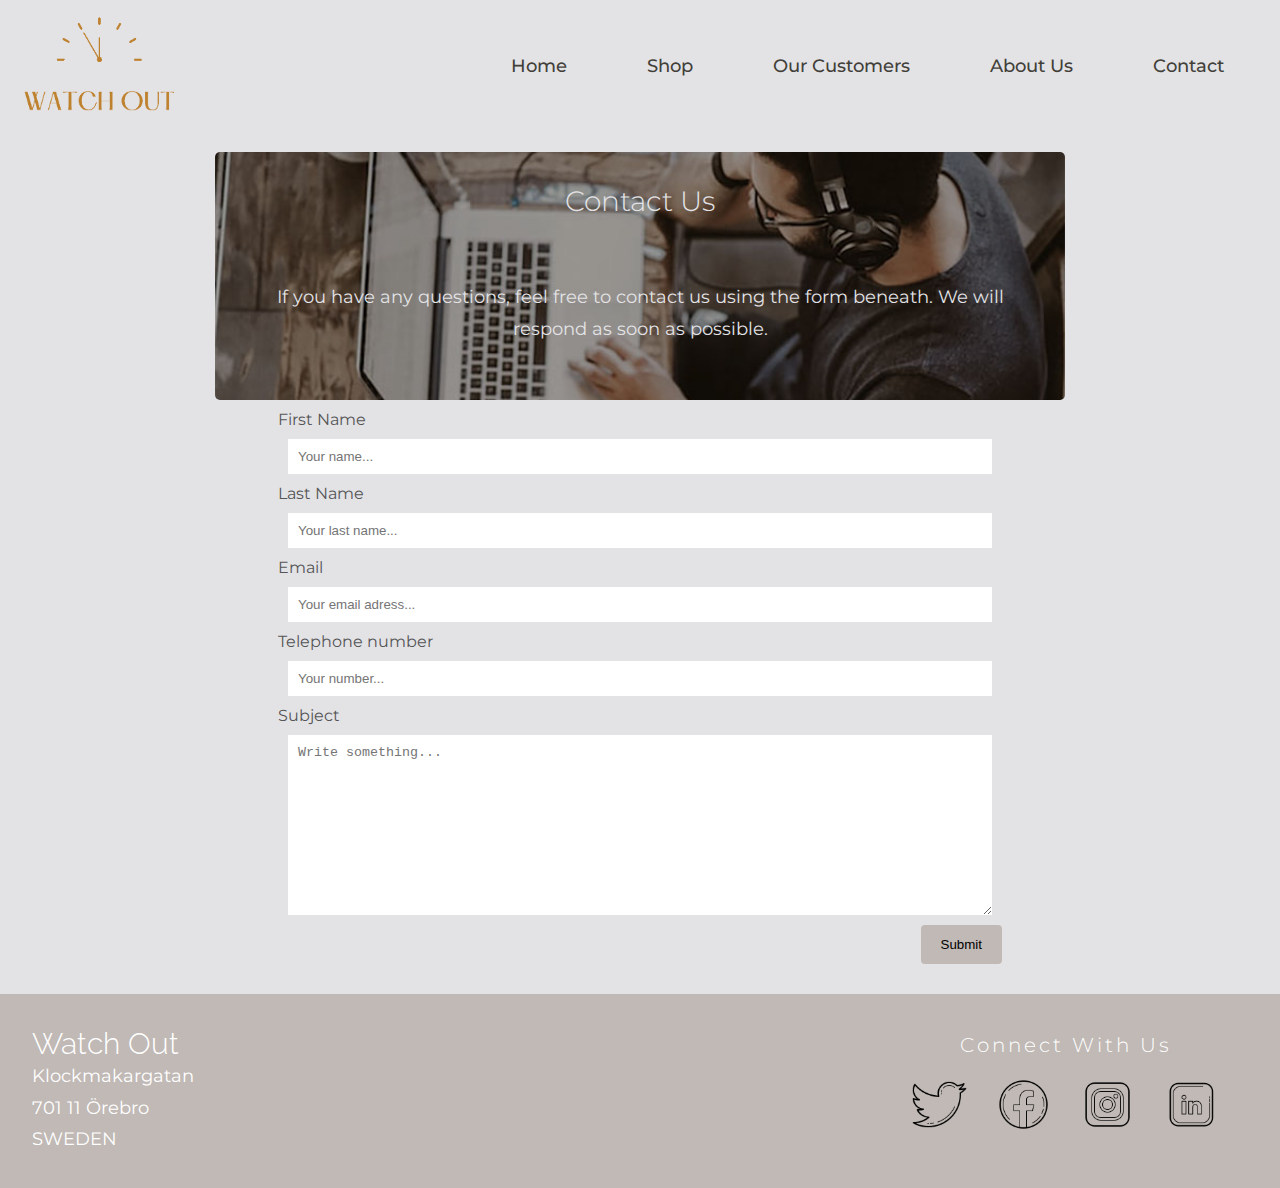
<file: Klockhemsida-main/Klockprojekt/contact.html>
<!DOCTYPE html>
<html lang="en">
  <head>
    <script src="script.js" defer></script>
    <script src="contact.js" defer></script>
    <link rel="stylesheet" href="style.css" />

    <link
      rel="stylesheet"
      href="https://fonts.googleapis.com/css2?family=Material+Symbols+Outlined:opsz,wght,FILL,GRAD@20..48,100..700,0..1,-50..200"
    />

    <meta charset="UTF-8" />
    <meta http-equiv="X-UA-Compatible" content="IE=edge" />
    <meta name="viewport" content="width=device-width, initial-scale=1.0" />
    <title>Contact</title>
  </head>
  <body>
    <header class="header">
      <nav class="navbar">
        <div class="logo">
          <img src="./img/logga-removebg-preview.png" alt="logo" />
        </div>

        <ul class="nav-menu">
          <li class="nav-item">
            <a href="index.html" class="nav-link">Home</a>
          </li>
          <li class="nav-item">
            <a href="shop.html" class="nav-link">Shop</a>
          </li>
          <li class="nav-item">
            <a href="customers.html" class="nav-link">Our Customers</a>
          </li>
          <li class="nav-item">
            <a href="index.html#aboutUs-h2" class="nav-link">About Us</a>
            <ul class="submenu">
              <li class="sub">
                <a href="./michelle/michelle.html" class="sub-link">Michelle</a>
              </li>
              <li class="sub">
                <a href="erik.html" class="sub-link"
                  >Erik <span class="utfyllnad">...</span></a
                >
              </li>
              <li class="sub">
                <a href="lindaE.html" class="sub-link">Linda E.</a>
              </li>
              <li class="sub">
                <a href="lindaR.html" class="sub-link">Linda R.</a>
              </li>
            </ul>
          </li>
          <li class="nav-item">
            <a href="contact.html" class="nav-link">Contact</a>
          </li>
        </ul>
        <div class="hamburger">
          <span class="bar"></span>
          <span class="bar"></span>
          <span class="bar"></span>
        </div>
      </nav>
    </header>

    <div class="contactPage">
      <div class="contact-top">
        <h2 class="contactUs-header">Contact Us</h2>
        <p class="contactUs-text">
          If you have any questions, feel free to contact us using the form
          beneath. We will respond as soon as possible.
        </p>
      </div>

      <div class="contactForm">
        <form>
          <label for="fname">First Name</label>
          <input
            class="inputForm"
            type="text"
            id="fname"
            name="firstname"
            placeholder="Your name..."
          />
          <p class="error-message">First name is required</p>

          <label for="lname">Last Name</label>
          <input
            class="inputForm"
            type="text"
            id="lname"
            name="lastname"
            placeholder="Your last name..."
          />
          <p class="error-message">Last name is required.</p>

          <label for="email">Email</label>
          <input
            class="inputForm"
            type="email"
            id="email"
            name="email"
            placeholder="Your email adress..."
          />
          <p class="error-message">
            Email address is invalid. Please enter your email address in format:
            hello@example.com
          </p>

          <label for="telephone">Telephone number</label>
          <input
            class="inputForm"
            type="tel"
            id="telephone"
            name="telephoneNumber"
            placeholder="Your number..."
          />
          <p class="error-message">
            Telephone number is invalid. Please enter your telephone number in
            format: xxx-xxxxxxx
          </p>

          <label for="subject">Subject</label>
          <textarea
            class="inputForm"
            id="subject"
            name="subject"
            placeholder="Write something..."
            style="height: 200px"
          ></textarea>
          <p class="error-message">
            Please write in the text area before submitting
          </p>
        </form>
        <div class="Contact_btn_div">
          <input id="submitBtn" type="submit" value="Submit" />
        </div>
      </div>
    </div>

    <footer>
      <div class="footer-container">
        <div class="footer-companyInfo">
          <h1>Watch Out</h1>
          <p>Klockmakargatan</p>
          <p>701 11 Örebro</p>
          <p>SWEDEN</p>
        </div>
        <div class="media-links">
          <h2 id="footer-h2">Connect With Us</h2>
          <span class="link"
            ><a href="https://twitter.com/"
              ><img
                class="media-img"
                src="img/icons8-twitter-100.png"
                alt="twitterlink"
            /></a>
          </span>

          <span class="link"
            ><a href="https://www.facebook.com/"
              ><img
                class="media-img"
                src="img/icons8-facebook-100.png"
                alt="facebooklink"
            /></a>
          </span>

          <span class="link"
            ><a href="https://www.instagram.com/"
              ><img
                class="media-img"
                src="img/icons8-instagram-100.png"
                alt="instagramlink"
            /></a>
          </span>

          <span class="link"
            ><a href="https://www.linkedin.com/"
              ><img
                class="media-img"
                src="img/icons8-linkedin-100.png"
                alt="linkedinlink"
            /></a>
          </span>
        </div>
      </div>
    </footer>
  </body>
</html>
</file>
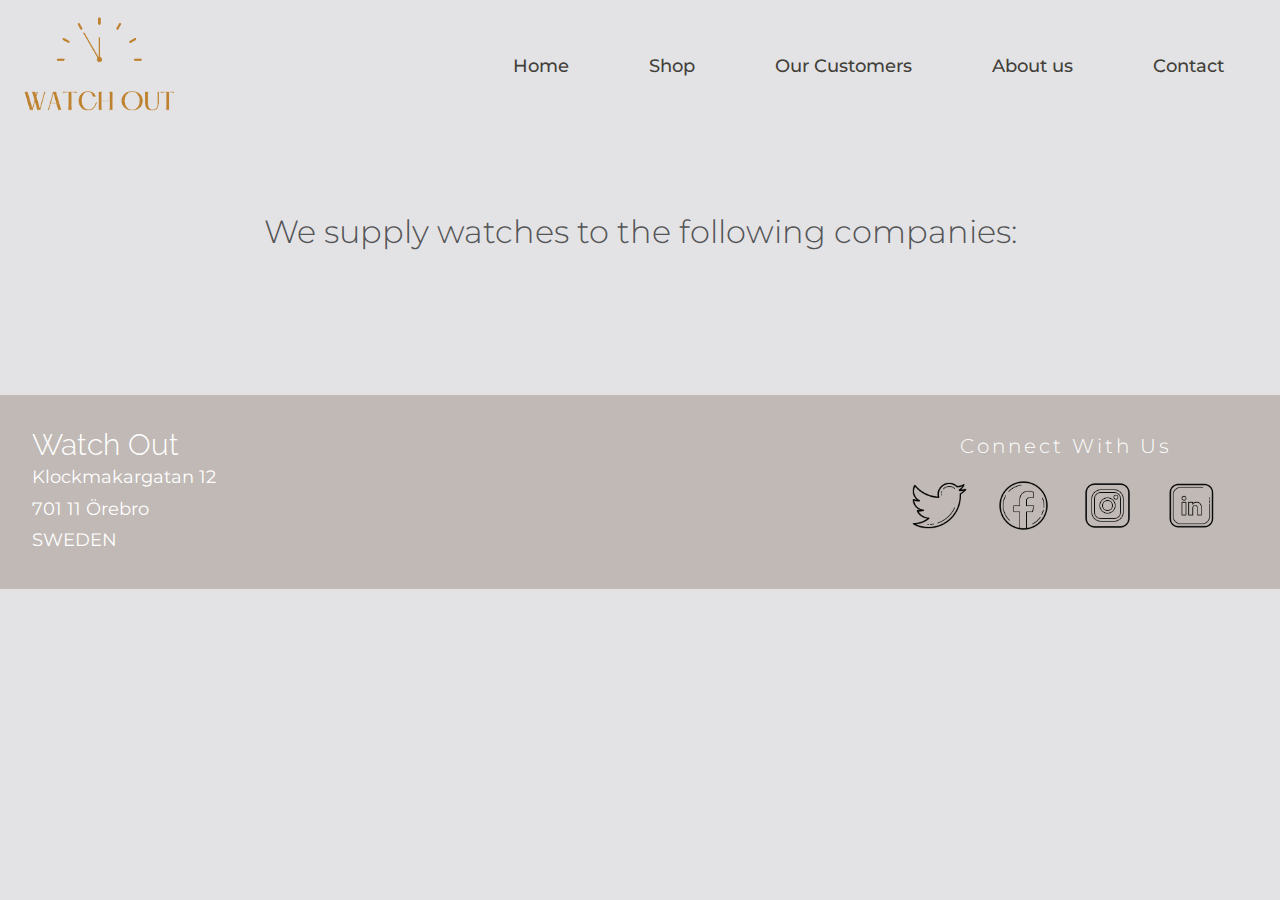
<file: Klockhemsida-main/Klockprojekt/customers.html>
<!DOCTYPE html>
<html lang="en">
  <head>
    <script src="script.js" defer></script>
    <script src="customers.js" defer></script>
    <link rel="stylesheet" href="style.css" />
    <link rel="stylesheet" href="customers.css" />
    <meta charset="UTF-8" />
    <meta http-equiv="X-UA-Compatible" content="IE=edge" />
    <meta name="viewport" content="width=device-width, initial-scale=1.0" />

    <link
      rel="stylesheet"
      href="https://fonts.googleapis.com/css2?family=Material+Symbols+Outlined:opsz,wght,FILL,GRAD@20..48,100..700,0..1,-50..200"
    />
    <title>Michelle</title>
  </head>
  <body>
    <header class="header">
      <nav class="navbar">
        <div class="logo">
          <img src="./img/logga-removebg-preview.png" alt="logo" />
        </div>

        <ul class="nav-menu">
          <li class="nav-item">
            <a href="index.html" class="nav-link">Home</a>
          </li>
          <li class="nav-item">
            <a href="shop.html" class="nav-link">Shop</a>
          </li>
          <li class="nav-item">
            <a href="customers.html" class="nav-link">Our Customers</a>
          </li>
          <li class="nav-item">
            <a href="index.html#aboutUs-h2" class="nav-link">About us</a>
            <ul class="submenu">
              <li class="sub">
                <a href="./michelle/michelle.html" class="sub-link">Michelle</a>
              </li>
              <li class="sub"><a href="erik.html" class="sub-link">Erik</a></li>
              <li class="sub">
                <a href="lindaE.html" class="sub-link">Linda E.</a>
              </li>
              <li class="sub">
                <a href="lindaR.html" class="sub-link">Linda R.</a>
              </li>
            </ul>
          </li>
          <li class="nav-item">
            <a href="contact.html" class="nav-link">Contact</a>
          </li>
        </ul>
        <div class="hamburger">
          <span class="bar"></span>
          <span class="bar"></span>
          <span class="bar"></span>
        </div>
      </nav>
    </header>
    <section>
      <div id="heading-customers">
        <h2>We supply watches to the following companies:</h2>
      </div>
      <div id="intro-customers"></div>
    </section>
    <footer>
      <div class="footer-container">
        <div class="footer-companyInfo">
          <h1>Watch Out</h1>
          <p>Klockmakargatan 12</p>
          <p>701 11 Örebro</p>
          <p>SWEDEN</p>
        </div>
        <div class="media-links">
          <h2 id="footer-h2">Connect With Us</h2>
          <span class="link"
            ><a href="https://twitter.com/"
              ><img
                class="media-img"
                src="img/icons8-twitter-100.png"
                alt="twitterlink"
            /></a>
          </span>

          <span class="link"
            ><a href="https://www.facebook.com/"
              ><img
                class="media-img"
                src="img/icons8-facebook-100.png"
                alt="facebooklink"
            /></a>
          </span>

          <span class="link"
            ><a href="https://www.instagram.com/"
              ><img
                class="media-img"
                src="img/icons8-instagram-100.png"
                alt="instagramlink"
            /></a>
          </span>

          <span class="link"
            ><a href="https://www.linkedin.com/"
              ><img
                class="media-img"
                src="img/icons8-linkedin-100.png"
                alt="linkedinlink"
            /></a>
          </span>
        </div>
      </div>
    </footer>
  </body>
</html>
</file>
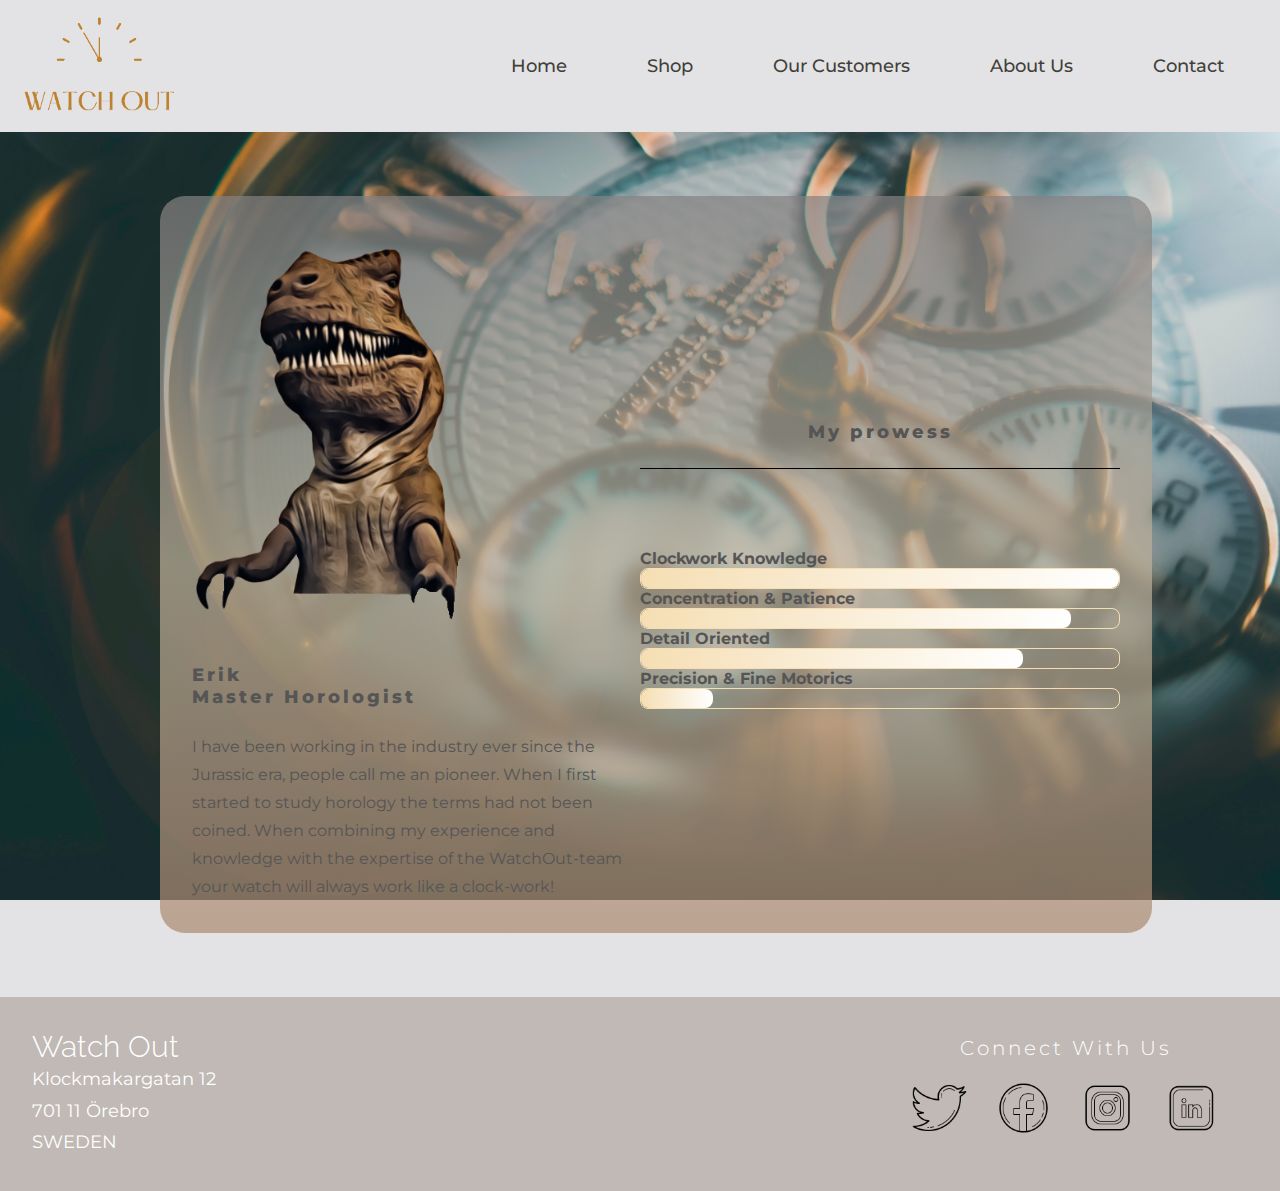
<file: Klockhemsida-main/Klockprojekt/erik.html>
<!DOCTYPE html>
<html lang="en">
  <head>
    <script src="script.js" defer></script>
    <link rel="stylesheet" href="style.css" />
    <meta charset="UTF-8" />
    <meta http-equiv="X-UA-Compatible" content="IE=edge" />
    <meta name="viewport" content="width=device-width, initial-scale=1.0" />

    <link
      rel="stylesheet"
      href="https://fonts.googleapis.com/css2?family=Material+Symbols+Outlined:opsz,wght,FILL,GRAD@20..48,100..700,0..1,-50..200"
    />
    <title>Erik</title>
  </head>
  <body>
    <header class="header">
      <nav class="navbar">
        <div class="logo">
          <img src="./img/logga-removebg-preview.png" alt="logo" />
        </div>

        <ul class="nav-menu">
          <li class="nav-item">
            <a href="index.html" class="nav-link">Home</a>
          </li>
          <li class="nav-item">
            <a href="shop.html" class="nav-link">Shop</a>
          </li>
          <li class="nav-item">
            <a href="customers.html" class="nav-link">Our Customers</a>
          </li>
          <li class="nav-item">
            <a href="index.html#aboutUs-h2" class="nav-link">About Us</a>
            <ul class="submenu">
              <li class="sub">
                <a href="./michelle/michelle.html" class="sub-link">Michelle</a>
              </li>
              <li class="sub"><a href="erik.html" class="sub-link">Erik</a></li>
              <li class="sub">
                <a href="lindaE.html" class="sub-link">Linda E.</a>
              </li>
              <li class="sub">
                <a href="lindaR.html" class="sub-link">Linda R.</a>
              </li>
            </ul>
          </li>
          <li class="nav-item">
            <a href="contact.html" class="nav-link">Contact</a>
          </li>
        </ul>
        <div class="hamburger">
          <span class="bar"></span>
          <span class="bar"></span>
          <span class="bar"></span>
        </div>
      </nav>
    </header>

    <section class="E-site">
      <div class="E-about">
        <div class="E-content-container">
          <div class="E-bild-container">
            <img class="E-bild" src="img/ErikE.png" alt="enbild" />

            <h4>Erik <br />Master Horologist</h4>
            <p>
              I have been working in the industry ever since the Jurassic era,
              people call me an pioneer. When I first started to study horology
              the terms had not been coined. When combining my experience and
              knowledge with the expertise of the WatchOut-team your watch will
              always work like a clock-work!
            </p>
          </div>
          <div class="E-skillbars-container">
            <div class="E-skillbar-header-top">
              <h4>My prowess</h4>
            </div>
            <h6 class="E-skillbar-header">Clockwork Knowledge</h6>
            <div class="E-skill-container">
              <div class="class E-skillbar E-skillbar1">&nbsp;</div>
            </div>
            <h6 class="E-skillbar-header">Concentration & Patience</h6>
            <div class="E-skill-container">
              <div class="class E-skillbar E-skillbar2">&nbsp;</div>
            </div>
            <h6 class="E-skillbar-header">Detail Oriented</h6>
            <div class="E-skill-container">
              <div class="class E-skillbar E-skillbar3">&nbsp;</div>
            </div>
            <h6 class="E-skillbar-header">Precision & Fine Motorics</h6>
            <div class="E-skill-container">
              <div class="class E-skillbar E-skillbar4">&nbsp;</div>
            </div>
          </div>
        </div>
      </div>
    </section>

    <footer>
      <div class="footer-container">
        <div class="footer-companyInfo">
          <h1>Watch Out</h1>
          <p>Klockmakargatan 12</p>
          <p>701 11 Örebro</p>
          <p>SWEDEN</p>
        </div>
        <div class="media-links">
          <h2 id="footer-h2">Connect With Us</h2>
          <span class="link"
            ><a href="https://twitter.com/"
              ><img
                class="media-img"
                src="img/icons8-twitter-100.png"
                alt="twitterlink"
            /></a>
          </span>

          <span class="link"
            ><a href="https://www.facebook.com/"
              ><img
                class="media-img"
                src="img/icons8-facebook-100.png"
                alt="facebooklink"
            /></a>
          </span>

          <span class="link"
            ><a href="https://www.instagram.com/"
              ><img
                class="media-img"
                src="img/icons8-instagram-100.png"
                alt="instagramlink"
            /></a>
          </span>

          <span class="link"
            ><a href="https://www.linkedin.com/"
              ><img
                class="media-img"
                src="img/icons8-linkedin-100.png"
                alt="linkedinlink"
            /></a>
          </span>
        </div>
      </div>
    </footer>
  </body>
</html>
</file>
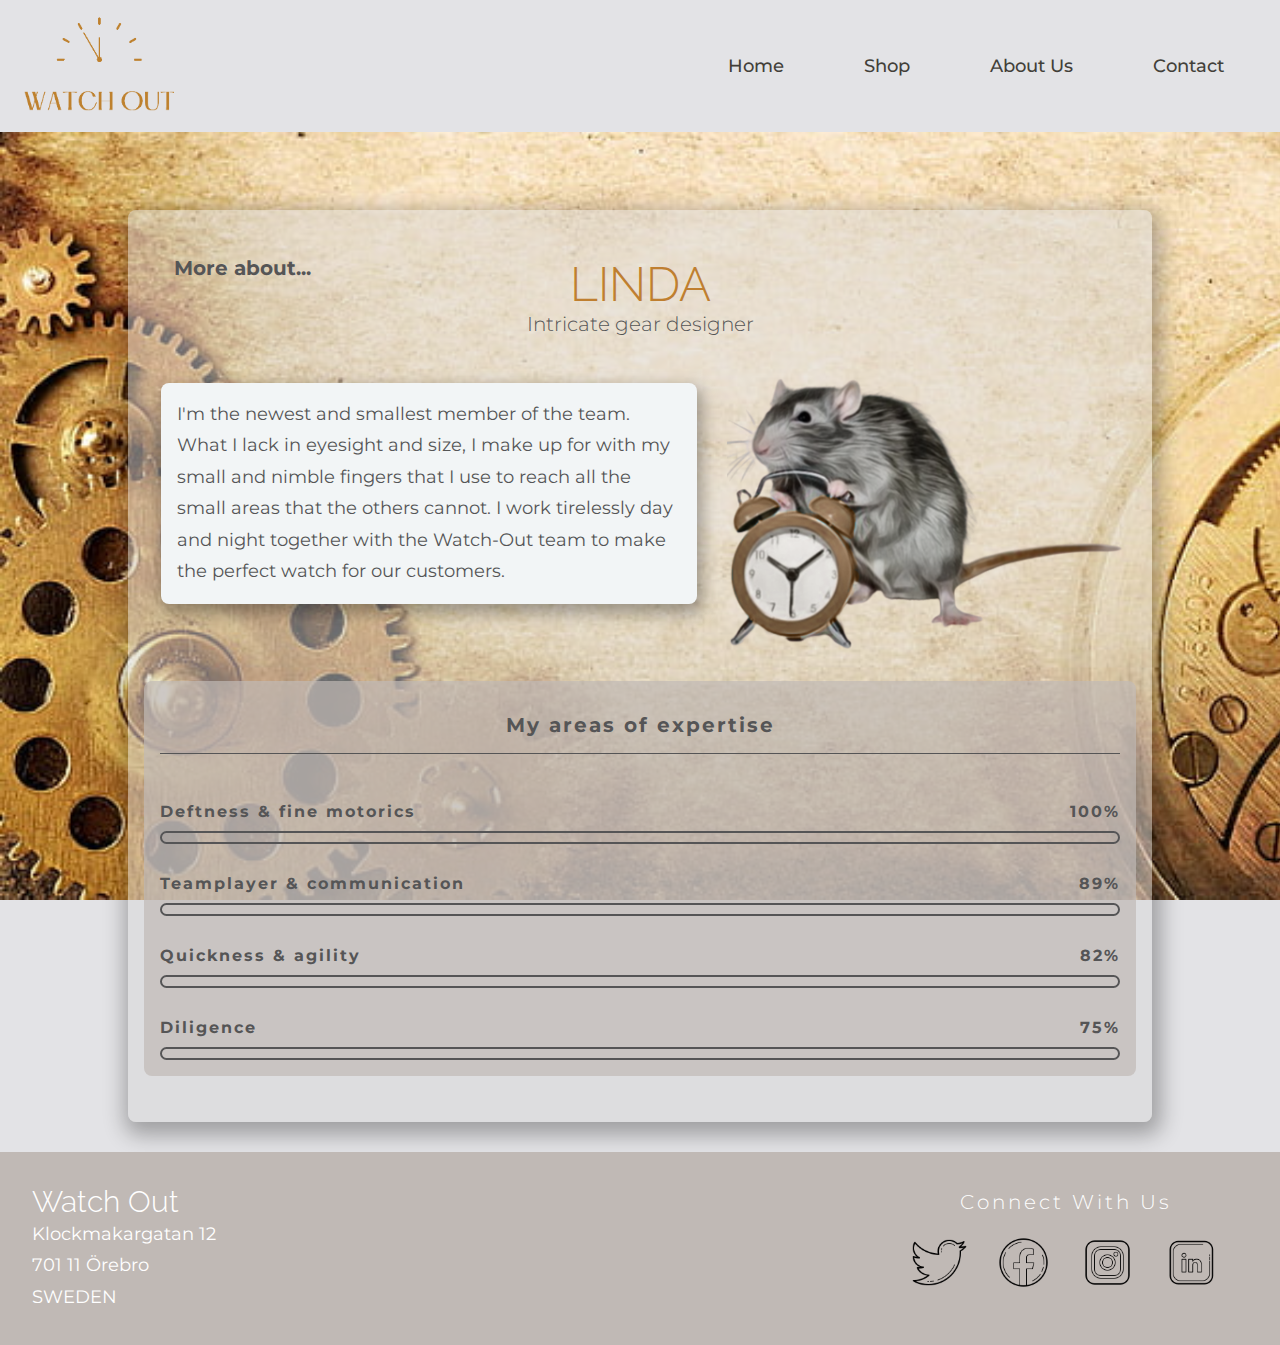
<file: Klockhemsida-main/Klockprojekt/lindaR.html>
<!DOCTYPE html>
<html lang="en">
  <head>
    <script src="script.js" defer></script>
    <link rel="stylesheet" href="style.css" />
    <meta charset="UTF-8" />
    <meta http-equiv="X-UA-Compatible" content="IE=edge" />
    <meta name="viewport" content="width=device-width, initial-scale=1.0" />

    <link
      href="https://fonts.googleapis.com/css2?family=DM+Sans&family=Montserrat&display=swap"
      rel="stylesheet"
    />
    <link
      rel="stylesheet"
      href="https://fonts.googleapis.com/css2?family=Material+Symbols+Outlined:opsz,wght,FILL,GRAD@20..48,100..700,0..1,-50..200"
    />
    <title>LindaR</title>
  </head>
  <body>
    <header class="header">
      <nav class="navbar">
        <div class="logo">
          <img src="./img/logga-removebg-preview.png" alt="logo" />
        </div>

        <ul class="nav-menu">
          <li class="nav-item">
            <a href="index.html" class="nav-link">Home</a>
          </li>
          <li class="nav-item">
            <a href="shop.html" class="nav-link">Shop</a>
          </li>
          <li class="nav-item">
            <a href="index.html#aboutUs-h2" class="nav-link">About Us</a>
            <ul class="submenu">
              <li class="sub">
                <a href="./michelle/michelle.html" class="sub-link">Michelle</a>
              </li>
              <li class="sub"><a href="erik.html" class="sub-link">Erik</a></li>
              <li class="sub">
                <a href="lindaE.html" class="sub-link">Linda E.</a>
              </li>
              <li class="sub">
                <a href="lindaR.html" class="sub-link">Linda R.</a>
              </li>
            </ul>
          </li>
          <li class="nav-item">
            <a href="contact.html" class="nav-link">Contact</a>
          </li>
        </ul>
        <div class="hamburger">
          <span class="bar"></span>
          <span class="bar"></span>
          <span class="bar"></span>
        </div>
      </nav>
    </header>
    <section class ="pageLindaR">
    <div class = "aboutLindaR">
<div class= "lContent-box">
<div class="grid">
  <div class="box1-headline"><h2 class="lindaR-header">More about...</h2></div>
  <div class="box2-name"><h1 class= "lindaR-name">LINDA</h1>
  <h2 class="designer"> Intricate gear designer</h2></div>
  <div class="box3-para"><div class="lText-box">
    <p class="lindaR-text">
    I'm the newest and smallest member of the team. What I lack in eyesight and size, 
    I make up for with my small and nimble fingers that I use to reach all the small areas that
    the others cannot.
    I work tirelessly day and night together with the Watch-Out team to make the
    perfect watch for our customers. 
  </p></div></div>
  <div class="box4-rat"><img class = "picLindaR" src="./img/LindaR1.png" alt = "Picture of Linda"></div>
  </div>
  <div class="box5-skillbars"><div class="lSkillbar">
    <div class ="lSkills">
      <div class="expertise-line">
      <h2 class="expertise-header">My areas of expertise</h2>
      </div>
    <div class="detailsBar">
  <span>Deftness & fine motorics</span>
  <span>100%</span>
</div>    
<div class="lBar">
<div id="deftness-bar"></div>
</div>
</div>

<div class ="lSkills">
  <div class="detailsBar">
<span>Teamplayer & communication</span>
<span>89%</span>
</div>    
<div class="lBar">
<div id="teamplayer-bar"></div>
</div>
</div>

<div class ="lSkills">
  <div class="detailsBar">
<span>Quickness & agility</span>
<span>82%</span>
</div>    
<div class="lBar">
<div id="quickness-bar"></div>
</div>
</div>

<div class ="lSkills">
  <div class="detailsBar">
<span>Diligence</span>
<span>75%</span>
</div>    
<div class="lBar">
<div id="diligence-bar"></div>
</div>
</div>
</div>
</div>
</div>
</div>
</section>

    <footer>
      <div class="footer-container">
        <div class="footer-companyInfo">
          <h1>Watch Out</h1>
          <p>Klockmakargatan 12</p>
          <p>701 11 Örebro</p>
          <p>SWEDEN</p>
        </div>
        <div class="media-links">
          <h2 id="footer-h2">Connect With Us</h2>
          <span class="link"
            ><a href="https://twitter.com/"
              ><img
                class="media-img"
                src="img/icons8-twitter-100.png"
                alt="twitterlink"
            /></a>
          </span>

          <span class="link"
            ><a href="https://www.facebook.com/"
              ><img
                class="media-img"
                src="img/icons8-facebook-100.png"
                alt="facebooklink"
            /></a>
          </span>

          <span class="link"
            ><a href="https://www.instagram.com/"
              ><img
                class="media-img"
                src="img/icons8-instagram-100.png"
                alt="instagramlink"
            /></a>
          </span>

          <span class="link"
            ><a href="https://www.linkedin.com/"
              ><img
                class="media-img"
                src="img/icons8-linkedin-100.png"
                alt="linkedinlink"
            /></a>
          </span>
        </div>
      </div>
    </footer>
  </body>
</html>
</file>
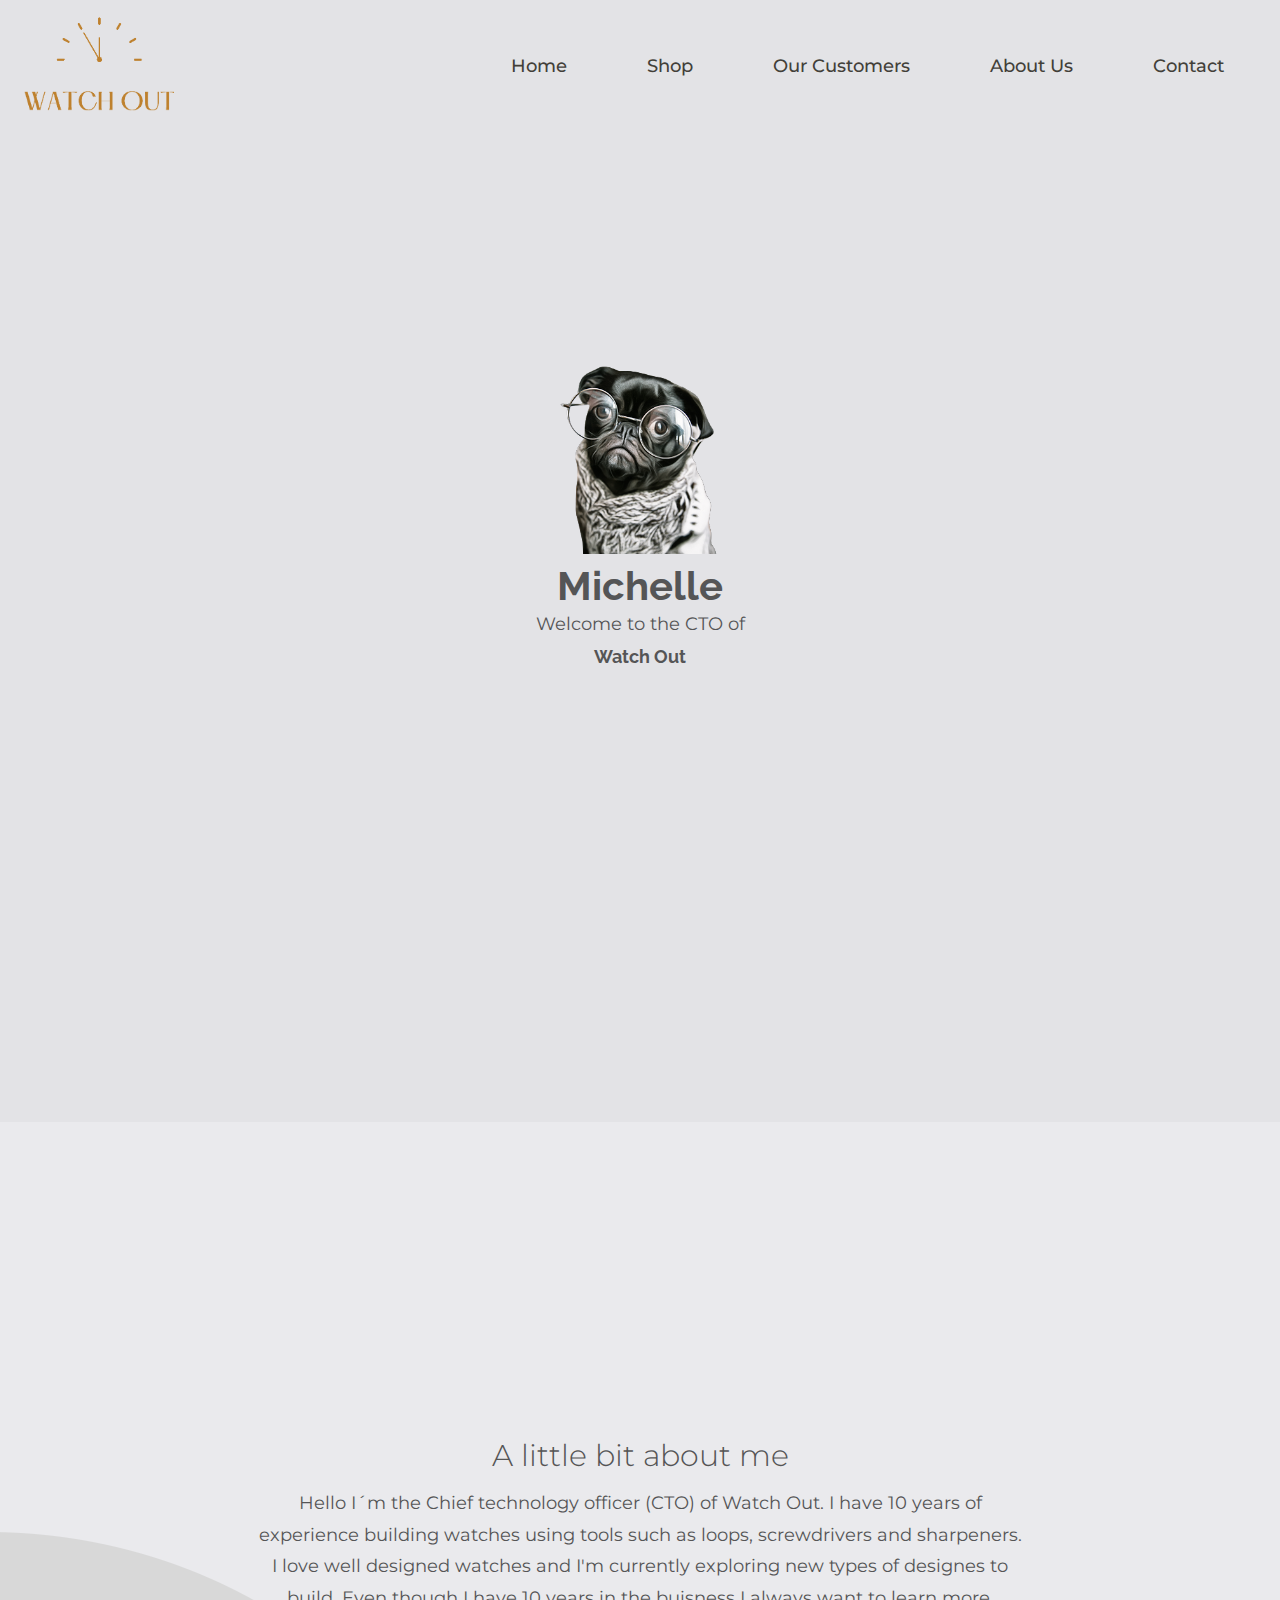
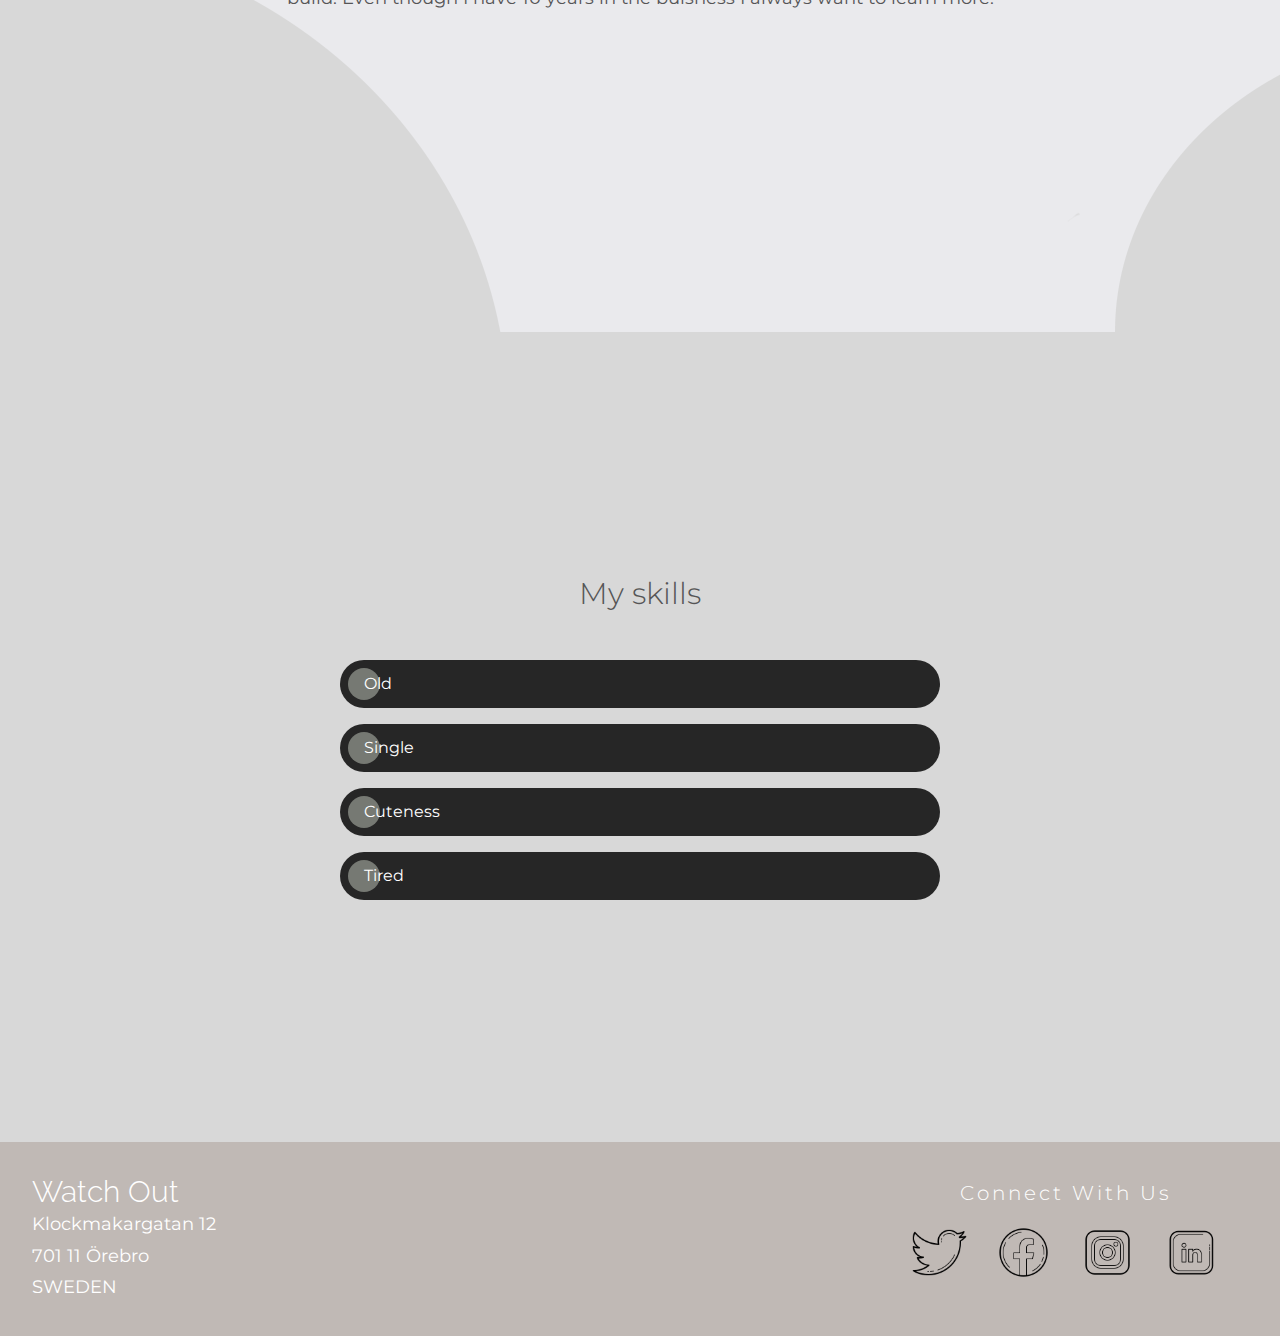
<file: Klockhemsida-main/Klockprojekt/michelle/michelle.html>
<!DOCTYPE html>
<html lang="en">
  <head>
    <link rel="stylesheet" href="../style.css" />
    <link rel="stylesheet" href="michelle.css" />
    <meta charset="UTF-8" />
    <meta http-equiv="X-UA-Compatible" content="IE=edge" />
    <meta name="viewport" content="width=device-width, initial-scale=1.0" />

    <link
      rel="stylesheet"
      href="https://fonts.googleapis.com/css2?family=Material+Symbols+Outlined:opsz,wght,FILL,GRAD@20..48,100..700,0..1,-50..200"
    />
    <title>Michelle</title>
  </head>
  <body>
    <header class="header">
      <nav class="navbar">
        <div class="logo">
          <img src="../img/logga-removebg-preview.png" alt="logo" />
        </div>

        <ul class="nav-menu">
          <li class="nav-item">
            <a href="../index.html" class="nav-link">Home</a>
          </li>
          <li class="nav-item">
            <a href="../shop.html" class="nav-link">Shop</a>
          </li>
          <li class="nav-item">
            <a href="../customers.html" class="nav-link">Our Customers</a>
          </li>
          <li class="nav-item">
            <a href="../index.html#aboutUs-h2" class="nav-link">About Us</a>
            <ul class="submenu">
              <li class="sub">
                <a href="michelle.html" class="sub-link">Michelle</a>
              </li>
              <li class="sub">
                <a href="../erik.html" class="sub-link">Erik</a>
              </li>
              <li class="sub">
                <a href="../lindaE.html" class="sub-link">Linda E.</a>
              </li>
              <li class="sub">
                <a href="../lindaR.html" class="sub-link">Linda R.</a>
              </li>
            </ul>
          </li>
          <li class="nav-item">
            <a href="../contact.html" class="nav-link">Contact</a>
          </li>
        </ul>
        <div class="mobile-menu">
          <div class="hamburger">
            <span class="bar"></span>
            <span class="bar"></span>
            <span class="bar"></span>
          </div>
        </div>
      </nav>
    </header>
    <!--END HEADER-->

    <!--START CONTENT-->
    <section class="m-intro">
      <div class="m-falling-clocks">
        <span></span><span></span><span></span><span></span><span></span
        ><span></span><span></span><span></span>
      </div>
      <div class="m-intro-container">
        <img class="m-profile-img" src="./img/michelle1.png" alt="profile" />
        <div class="m-intro-text">
          <h1>Michelle</h1>
          <p>Welcome to the CTO of</p>
          <p class="m-intro-textCompany">Watch Out</p>
        </div>
      </div>
    </section>

    <section class="m-about">
      <div class="m-about-text-box">
        <h2 class="m-title">A little bit about me</h2>
        <p>
          Hello I´m the Chief technology officer (CTO) of Watch Out. I have 10
          years of experience building watches using tools such as loops,
          screwdrivers and sharpeners. I love well designed watches and I'm
          currently exploring new types of designes to build. Even though I have
          10 years in the buisness I always want to learn more.
        </p>
      </div>
    </section>

    <section class="m-skills">
      <h2 class="m-title">My skills</h2>
      <div class="m-progress-bars">
        <div class="m-progress-bar-1" data-label="Old"></div>
        <div class="m-progress-bar-2" data-label="Single"></div>
        <div class="m-progress-bar-3" data-label="Cuteness"></div>
        <div class="m-progress-bar-4" data-label="Tired"></div>
      </div>
    </section>
    <!--END CONTENT-->

    <!--START FOOTER-->
    <footer>
      <div class="footer-container">
        <div class="footer-companyInfo">
          <h1>Watch Out</h1>
          <p>Klockmakargatan 12</p>
          <p>701 11 Örebro</p>
          <p>SWEDEN</p>
        </div>
        <div class="media-links">
          <h2 id="footer-h2">Connect With Us</h2>
          <span class="link"
            ><a href="https://twitter.com/"
              ><img
                class="media-img"
                src="../img/icons8-twitter-100.png"
                alt="twitterlink"
            /></a>
          </span>

          <span class="link"
            ><a href="https://www.facebook.com/"
              ><img
                class="media-img"
                src="../img/icons8-facebook-100.png"
                alt="facebooklink"
            /></a>
          </span>

          <span class="link"
            ><a href="https://www.instagram.com/"
              ><img
                class="media-img"
                src="../img/icons8-instagram-100.png"
                alt="instagramlink"
            /></a>
          </span>

          <span class="link"
            ><a href="https://www.linkedin.com/"
              ><img
                class="media-img"
                src="../img/icons8-linkedin-100.png"
                alt="linkedinlink"
            /></a>
          </span>
        </div>
      </div>
    </footer>
    <script src="michelle.js"></script>
    <script src="../script.js"></script>
  </body>
</html>
</file>
<file: Klockhemsida-main/Klockprojekt/style.css>
@import url("https://fonts.googleapis.com/css2?family=Raleway:wght@400;700&display=swap");
@import url("https://fonts.googleapis.com/css2?family=Montserrat:ital,wght@0,100;0,200;0,400;0,500;0,600;0,700;1,300&display=swap");

* {
  margin: 0;
  padding: 0;
  box-sizing: border-box;
}

html {
  overflow-x: hidden;
}

body {
  font-family: "Montserrat", sans-serif;
  background-color: #e3e3e6;
  color: #555556;
  width: 100%;
}

/* Heading and Text */

h1 {
  font-family: "Raleway", sans-serif;
  font-weight: 300;
  font-size: 3rem;
}

h2 {
  font-size: 20px;
  font-weight: 300;
}

h4 {
  letter-spacing: 3px;
  font-weight: 800;
  font-size: 18px;
  padding-bottom: 25px;
}

p {
  line-height: 1.75em;
  font-size: 18px;
}

/* Header and Navigation */

.nav-menu li {
  position: relative;
}

li {
  list-style: none;
  display: block;
}

a {
  text-decoration: none;
  color: #555556;
}

.logo {
  min-width: 100px;
  min-height: 100px;
  width: 150px;
  height: 100px;
}

.navbar {
  display: flex;
  width: 100%;
  justify-content: space-between;
  align-items: center;
  padding: 1rem 1.5rem;
  background-color: #e3e3e6;
  z-index: 9999;
}

.mobile-menu {
  display: none;
}

.hamburger {
  display: none;
}

.bar {
  display: block;
  width: 25px;
  height: 3px;
  margin: 5px auto;
  -webkit-transition: all 0.3s ease-in-out;
  transition: all 0.3s ease-in-out;
  background-color: #101010;
}

.nav-menu {
  display: flex;
  justify-content: space-between;
  align-items: center;
  padding-right: 32px;
  z-index: 99;
}

.nav-item {
  display: block;
  position: relative;
  margin-left: 5rem;
}

.nav-link,
.sub {
  font-size: 18px;
  font-weight: 500;
  color: rgb(66, 63, 57);
}

.nav-link:hover {
  color: rgb(171, 136, 110);
}

.nav-logo {
  font-size: 5rem;
  font-weight: 500;
  color: #216260;
}

.submenu {
  display: none;
  position: absolute;
  background-color: rgba(224, 222, 220, 0.8);
  width: 400px;
  left: 0;
  padding: 15px;
  z-index: 9998;
}

.sub {
  padding: 6px;
}

.sub-link {
  padding-top: 5px;
  padding-bottom: 5px;
  padding-right: 284px;
}

span.utfyllnad {
  padding-right: 15px;
  color: rgb(132, 132, 132, 0.0001);
}

.sub-link:hover {
  background-color: #ececee;
}

.nav-menu li:hover > ul,
.nav-menu li ul:hover {
  display: block;
}

/* Main Picture */

.mainPicture {
  height: 100%;
  width: 100%;
}

.main-container {
  height: 80vh;
  width: 100vw;
  display: flex;
  flex-direction: column;
  justify-content: center;
  align-items: center;
  background: url(img/watch-background.jpg) bottom left no-repeat;
}

/*Mobile main picture*/

.scrolldown-wrapper {
  margin-top: 30px;
  display: none;
}

.scrolldown {
  border: 2px solid #777779;
  border-radius: 30px;
  height: 46px;
  margin: 0 auto 8px;
  text-align: center;
  width: 30px;
}

.scrolldown-p1,
.scrolldown-p2 {
  animation-duration: 1.5s;
  animation-name: scrolldown;
  animation-iteration-count: infinite;
  fill: #777779;
}

.scrolldown-p2 {
  animation-delay: 0.75s;
}

/* Slideshow */

img {
  max-width: 100%;
  max-height: 100%;
}

.slide-main {
  display: flex;
  flex-wrap: wrap;
  align-items: center;
  justify-content: space-evenly;
  text-align: center;
  background-color: rgba(251, 251, 255, 0.3);
  padding: 2rem;
}

@keyframes scrolldown {
  0% {
    opacity: 0;
    transform: translate(0, -8px);
  }
  50% {
    opacity: 1;
    transform: translate(0, 0);
  }
  100% {
    opacity: 0;
    transform: translate(0, 8px);
  }
}

.slide-text {
  display: flex;
  flex-direction: column;
  justify-content: space-between;
  position: relative;
  text-align: center;
  max-width: 500px;
}

h3.slide-h3 {
  padding: 2rem;
  font-size: 30px;
  font-family: "Montserrat", sans-serif;
  font-weight: 200;
  letter-spacing: 2px;
}
h4.slide-h4 {
  padding: 3rem;
  font-weight: 600;
  letter-spacing: 2px;
  text-shadow: 0 1px 1px rgb(0, 0, 0, 0.3);
}

.shop-now-div-btn {
  padding: 2rem;
  transition: all 0.3s ease;
}
.shop-now-div-btn:hover {
  transform: scale(1.1);
}

.shop-now-button {
  cursor: pointer;
  background-color: rgb(192, 185, 181);
  color: white;
  border: none;
  padding: 15px;
  width: 190px;
  height: 50px;
  border-radius: 4px;
}
.slideshow-container {
  height: 394px;
  width: 600px;
  position: relative;
  overflow: hidden;
  border-radius: 5px;
  box-shadow: 0px 10px 25px 6px rgba(0, 0, 0, 0.12);
}

.slide-image {
  display: none;
  text-align: center;
  align-items: center;
}

.slide-image-text {
  color: #f2f2f2;
  font-size: 15px;
  padding: 8px 12px;
  position: absolute;
  bottom: 8px;
  width: 100%;
  text-align: center;
}

.prev,
.next {
  cursor: pointer;
  position: absolute;
  top: 50%;
  width: auto;
  padding: 20px;
  color: rgb(255, 255, 255);
  font-weight: bold;
  font-size: 24px;
  transition: 0.3s ease;
  border-radius: 0 3px 3px 0;
  user-select: none;
}
.prev {
  left: 0;
}

.next {
  right: 0;
  border-radius: 3px 0 0 3px;
}

.prev:hover,
.next:hover {
  background-color: rgba(0, 0, 0, 0.5);
}

/* SHOP */

/*Shoppincart icon*/

.shopping_cart_mobile {
  display: none;
}

.shopping_cart {
  cursor: pointer;
  margin-left: 5rem;
  position: relative;
}

/*Makes item grow on hover*/

.grow {
  transition: all 0.2s ease-in-out;
}

.grow:hover {
  transform: scale(1.1);
}

.icon-badge {
  position: absolute;
  left: 70%;
  bottom: 70%;
  background-color: azure;
  padding: 0.15rem 0.4rem;
  border-radius: 50%;
  font-size: 12px;
}

.shop-container {
  display: flex;
  flex-direction: column;
  align-items: center;
  height: auto;

  background-image: url("img/background-shop.jpg");
  background-size: cover;
  background-position: top right;
  background-attachment: fixed;
}

#emptyCart {
  font-style: italic;
  position: absolute;
  left: 25%;
  font-size: 1.5rem;
}

.totalAndButton-mobile {
  display: none;
}

#addItemMsg {
  display: none;
  background-color: white;
  font-size: 0.5rem;
  position: fixed;
  border-radius: 25px;
  padding: 0.5rem;
  top: 0;
}

.shop-h1 {
  font-size: 40px;
  padding: 15px;
  text-align: center;
}
span.shop-h1-you {
  color: rgb(211, 173, 127);
}

.shop-para {
  overflow: hidden;
  height: 220px;
  font-family: "Montserrat", sans-serif;
  max-width: 900px;
  text-align: center;
  align-items: center;
  justify-content: center;
  color: #101010;
}

.shop-para > p {
  line-height: 2;
}

.shop-list > li {
  padding: 4px;
  line-height: 1.5;
}

.readMoreButton2 {
  position: relative;
  left: 0;
  background-image: url("img/readMore1.png");
  background-size: cover;
  text-align: left;
  width: 150px;
}

.readMore2 {
  background: rgb(132, 132, 132, 0.001);
  color: #dcdcde;
  border: none;
  width: 150px;
  height: 50px;
  font-weight: 500;
  font-size: 14px;
  text-align: left;
  margin-left: 18px;
}

.readMore2:hover {
  font-size: 16px;
  cursor: pointer;
}

.shop-header {
  padding: 20px;
}

.watches-container {
  display: flex;
  flex-wrap: wrap;
  flex-flow: row wrap;
  justify-content: space-evenly;
  column-gap: 2rem;
  row-gap: 2rem;
  flex-wrap: wrap;
  width: 80%;
  margin: 40px;
}
.watch-div {
  flex-basis: 25%;
  width: 300px;
}
.watch {
  width: 250px;
  border-radius: 10px;
  background-color: #dcdcde;
  padding: 1rem;
}

.watchImage {
  width: 165px;
}

.watch h2 {
  font-size: 20px;
  font-weight: 500;
}

.watch p {
  font-size: 16px;
  font-weight: 400;
}

.watchImage {
  width: 100%;
  height: 50%;
  padding: 0.5rem;
  border-radius: 10px;
}

.shop-btn {
  background-color: rgb(192, 185, 181);
  border: none;
  padding: 0.8rem;
  border-radius: 4px;
}

.shop-btn:hover {
  background-color: rgba(192, 185, 181, 0.5);
  cursor: pointer;
}

/*Checkout*/

.close-icon {
  cursor: pointer;
  position: absolute;
  top: 5%;
  right: 5%;
}

.btn-div-checkout {
  font-weight: 300;
  display: flex;
  flex-direction: column;
  align-items: flex-start;
  margin-top: 1rem;
  margin-right: 3.5rem;
  border: solid;
  border-color: rgb(241, 240, 239);
  border-width: thin;
  border-radius: 25px;
  padding: 20px;
  justify-content: space-between;
  width: inherit;
  height: inherit;
  text-align: left;
}

.checkout-btn {
  margin-top: 1rem;
}

.totalAndButton {
  width: 150px;
  text-align: right;
}

.totalAndButton button::after {
  position: absolute;
  right: 20px;
  width: 130px;
  height: 0.1px;
  font-weight: 100;
  content: "";
  top: 350px;
  background-color: rgb(241, 240, 239);
}

.checkout-container {
  top: -5%;
  display: flex;
  padding-top: 3rem;
  bottom: auto;
  position: fixed;
  width: 60%;
  height: 80%;
  overflow: auto;
  margin: 8rem;
  border-radius: 20px;
  background-color: rgba(255, 255, 255, 1);
  overflow-y: auto;
  z-index: 999;
}

[v-cloak] {
  display: none;
}

.checkout-watchDetails h2 {
  font-weight: bold;
}

.checkout-watch {
  display: flex;
  align-items: center;
  justify-content: space-around;
  background-color: rgba(241, 240, 239, 0.5);
  margin: 1rem 1rem 1rem 1rem;
  border-radius: 20px;
  padding: 0.5rem;
}

.checkOutBtn-container {
  margin-right: 1rem;
  width: 180px;
  height: 400px;
}

.checkout-watchImage {
  width: 20%;
  padding: 1rem;
}

.checkout-watchDetails {
  width: 30%;
}

#nrOfAItem {
  width: 30px;
  text-align: center;
  margin-left: 2px;
}

/*ABOUT US */

.aboutUs-container {
  display: flex;
  flex-direction: column;
  align-items: center;
  padding: 0 1rem 1rem 1rem;
  text-align: center;
  background-color: #e3e3e6;
  background-image: url("img/border.png");
  background-position: bottom;
  background-repeat: no-repeat;
}

.aboutUs-heading {
  padding: 2rem;
  font-size: 30px;
  text-transform: uppercase;
}

#aboutUs-h2 {
  font-size: 30px;
  letter-spacing: 8px;
  text-shadow: 0 2px 2px rgb(0, 0, 0, 0.3);
  font-weight: 400;
}

.aboutUs-para {
  position: relative;
  max-width: 800px;
  margin-bottom: 75px;
}

.aboutUs-text {
  font-size: 24px;
  line-height: 2;
}

/* OUR PEOPLE */

.ourPeople-container {
  display: flex;
  flex-direction: column;
  background-color: rgb(216, 216, 216);
  text-align: center;
  justify-content: space-around;
  min-width: 320px;
  margin: 0;
}

.ourPeople-heading {
  padding: 2rem;
}

h2.ourPeople-h2 {
  display: inline-flex;
  font-size: 38px;
  text-transform: uppercase;
  color: #565555;
  letter-spacing: 6px;
  padding-top: 100px;
  padding-bottom: 30px;
  opacity: 1;
  animation: fade 1.5s forwards;
  transition-timing-function: cubic-bezier(0.7, 0.2, 0.1, 0.9);
}

span.meet {
  display: inline-block;
  font-weight: 500;
  position: relative;
  z-index: 1;
  padding-right: 1rem;
}

span.text-ourPeople {
  background-color: #e3e3e6;
  padding-left: 6px;
}

span.text-ourPeople {
  top: 25px;
  display: inline-block;
  z-index: -1;
  opacity: 1;
  overflow: hidden;
  padding: 1px;
}

@keyframes fade {
  0% {
    opacity: 0;
    transform: scale(1);
  }

  50% {
    opacity: 0;
  }

  100% {
    opacity: 1;
  }
}

@keyframes slidetext1 {
  0% {
    opacity: 0;
    transform: translateX(50%);
    transform: scale(3);
  }

  30% {
    opacity: 1;
    transform: translateX(50%);
    transform: scale(3);
  }

  100% {
    opacity: 1;
    transform: translateX(0%);
  }
}

@keyframes slidetext2 {
  0% {
    opacity: 0;
    transform: translateX(-100%);
  }

  50% {
    opacity: 0;
    transform: translateX(-100%);
  }

  100% {
    opacity: 1;
    transform: translateX(0%);
  }
}

.hidden {
  opacity: 0;
}

.text-ourPeople.start {
  animation: slidetext2 1.5s forwards cubic-bezier(0.755, 0.05, 0.855, 0.6);
}

.meet.start {
  animation: slidetext1 1.5s forwards cubic-bezier(0.755, 0.05, 0.855, 0.06);
}

.ourPeoplePictureContainer {
  display: flex;
  flex-wrap: wrap;
  justify-content: space-around;
  text-align: center;
}

.ourPeoplePicture {
  display: flex;
  flex-direction: column;
  position: relative;
  justify-content: left;
  margin: 1rem;
  height: 700px;
  width: 250px;
  overflow: visible;
}
.myPicErik,
.myPicMichelle,
.myPicLindaE {
  height: 400px;
  position: relative;
  left: -10%;
  display: flex;
}
.myPicErik {
  width: 250px;
  position: relative;
  top: 17px;
  z-index: 500;
}
.myPicLindaR {
  height: 239px;
  width: 350px;
  display: flex;
  position: relative;
  top: 52px;
  z-index: 5000;
}
.myPicMichelle {
  position: relative;
  width: 250px;
  top: 20px;
  left: 0px;
}

.myPicLindaE {
  position: relative;
  width: 420px;
  height: 320px;
  left: -60%;
  top: 30px;
}

.ourPeoplePicture img {
  left: 10%;
  width: 250px;
  height: 250px;
}
img.imgLindaR {
  height: 280px;
  width: 400px;
}

img.imgErik {
  height: 270px;
  width: 250px;
}

img.imgLindaE {
  position: relative;
  height: 400px;
  width: 400px;
}

.image-text-lindae {
  position: relative;
}

.image-text {
  display: flex;
  flex-direction: column;
  justify-content: space-around;
  position: absolute;
  bottom: 0;
  background-color: #f2f5f6;
  padding: 1rem;
  margin-bottom: 30px;
  height: 400px;
  width: 250px;
  border-radius: 8px;
  box-shadow: 3px 7px 21px 6px rgba(0, 0, 0, 0.3);
  text-align: left;
}

.name-h2 {
  font-size: 28px;
  margin-bottom: 10px;
}

.image-h4 {
  font-size: 18px;
  letter-spacing: 5px;
  margin-bottom: 2px;
  font-weight: 600;
}

.button {
  font-size: 18px;
  background-color: #f2f5f6;
  color: rgb(171, 136, 110);
  padding: 15px 20px;
  padding: 0 5px;
  margin-top: 30px;
  align-items: center;
}

.button:hover {
  font-size: 20px;
}

.readMoreButton {
  padding-top: 1rem;
  width: 200px;
  bottom: 0;
}

/* FOOTER */

footer {
  background-color: rgb(192, 185, 181);
  color: white;
  width: 100%;
}

.footer-container {
  display: flex;
  justify-content: space-between;
  align-items: center;
  padding: 2rem;
}

.footer-companyInfo {
  width: 40%;
  text-align: left;
}

.footer-companyInfo h1 {
  font-size: 30px;
}

#footer-h2 {
  font-size: 20px;
  letter-spacing: 3px;
  padding-bottom: 0.5rem;
}

.media-links {
  width: 30%;
  display: block;
  justify-content: space-between;
  align-items: center;
  text-align: center;
}

.media-img {
  width: 80px;
  padding: 0.4rem;
}

/* Validate forms / felmeddelande */

.contactForm p {
  display: none;
  color: red;
  font-size: 0.6rem;
  margin: 0;
  padding: 0;
  width: auto;
  text-align: center;
}

/* CONTACT FORM */

.contact-top {
  display: flex;
  flex-direction: column;
  background: url("img/support.jpg");
  max-height: 400px;
  max-width: 850px;
  background-repeat: no-repeat;
  background-position: right;
  background-size: cover;
  justify-content: center;
  text-align: center;
  color: #e3e3e6;
  background-color: rgb(0, 0, 0, 0.3);
  border-radius: 5px;
}
.contactUs-header {
  padding: 2rem;
  font-size: 28px;
}
.contactUs-text {
  padding: 1rem;
  height: 150px;
}

.contactForm input[type="text"],
input[type="email"],
input[type="tel"],
select,
textarea {
  display: flex;
  width: 100%;
  padding: 10px;
  border: 10px solid #e3e3e6;
  border-radius: 4px;
  box-sizing: border-box;
  margin-top: 0px;
  margin-bottom: 0px;
  resize: vertical;
}

.contactForm {
  display: flex;
  flex-direction: column;
  padding: 10px;
  width: 60%;
}

.contactUs-text {
  padding: 2rem;
}

/* The button to the form */

.Contact_btn_div {
  display: flex;
  align-items: flex-end;
}
input[type="submit"] {
  background-color: rgb(192, 185, 181);
  padding: 12px 20px;
  border: none;
  border-radius: 4px;
  cursor: pointer;
  margin-left: auto;
}

/* Change color on button when hover */
input[type="submit"]:hover {
  background-color: rgb(171, 136, 110, 0.3);
}

/* Background color and some padding around the form */
.contactPage {
  display: flex;
  flex-direction: column;
  align-items: center;
  padding: 20px;
}

/*Scrollbar*/

::-webkit-scrollbar {
  width: 15px;
}

::-webkit-scrollbar-track {
  background: rgb(228, 226, 226);
}

::-webkit-scrollbar-thumb {
  background: rgb(192, 185, 181, 0.6);
}

::-webkit-scrollbar-thumb:hover {
  background: rgb(192, 185, 181, 0.3);
}

/* Erik */

.E-site {
  background-image: url(img/e-clockwork.jpg);
  background-size: cover;
  width: 100%;
  height: auto;
  background-size: cover;
  background-attachment: fixed;
}

.E-about {
  display: grid;
  width: 80%;
  margin: 0% 10%;
  padding: 5% 0%;
}

.E-content-container {
  display: flex;
  align-items: center;
  justify-content: space-around;
  background: linear-gradient(
    rgba(132, 129, 129, 0.7),
    rgba(190, 178, 157, 0.7),
    rgba(171, 136, 110, 0.7)
  );
  padding: 2rem;
  border-radius: 25px;
  margin-left: 2rem;
}

.E-content-container p {
  font-size: 1rem;
}

.E-skillbar-header-top {
  text-align: center;
  border-bottom: 0.5px solid black;
  margin-bottom: 5rem;
  font-size: 2rem;
}

.E-skillbar-header {
  text-align: start;
  font-size: 1rem;
}

.E-skillbars-container {
  width: 100%;
  text-align: start;
  margin-left: 1rem;
}

.E-skill-container {
  border-radius: 0.5rem;
  border: 1px solid wheat;
  height: 100%;
}

.E-skillbar {
  font-size: 1rem;
  background-color: black;
  border-radius: 0.5rem;
  padding: 0;
  margin: 0;
  text-align: end;
  background-image: linear-gradient(to right, wheat, white);
  animation: E-skillBars 5s;
}

.E-bild-container {
  width: 90%;
}

.E-bild {
  width: 90%;
}

.E-skillbar1 {
  max-width: 100%;
}

.E-skillbar2 {
  max-width: 90%;
}

.E-skillbar3 {
  max-width: 80%;
}

.E-skillbar4 {
  max-width: 15%;
}

@keyframes E-skillBars {
  from {
    width: 0;
  }
  to {
    width: 100%;
  }
}

/* Linda E's page */

.myPage {
  display: flex;
  flex-direction: column;
  max-width: 100vw;
  align-items: center;
  text-align: center;
  justify-content: center;
  padding-top: 0;
  overflow: hidden;
  background: url("img/bg2.png");
  background-size: cover;
  background-position: top;
  background-attachment: fixed;
}

.lindae-pictures {
  display: block;
  position: relative;
}

.lindae-myPicture {
  position: absolute;
  top: -370px;
  right: 15%;
}

.lindae-myPicture > * {
  position: relative;
  max-width: 400px;
  border-bottom: solid;
  border-width: 2px;
  border-color: rgb(155, 123, 112);
  margin: 30px;
}

.wink {
  display: block;
  opacity: 0;
  animation: blink infinite;
  animation-duration: 3s;
}

@keyframes blink {
  0% {
    opacity: 0;
  }
  10% {
    opacity: 0;
  }

  50% {
    opacity: 0;
  }

  51% {
    opacity: 1;
  }
  55% {
    opacity: 1;
  }
  57% {
    opacity: 0;
  }
  100% {
    opacity: 0;
  }
}

.lindae-image {
  position: relative;
  top: 5px;
  left: 0px;
}

.lindae-skillSection {
  display: flex;
  max-width: 98vw;
  height: auto;
  justify-content: center;
  padding-bottom: 5vw;
}

.lindae-skillSectionContainer {
  display: flex;
  flex-wrap: wrap;
  max-width: 98vw;
  height: auto;
  padding: 2rem;
  margin-top: 200px;
  border-radius: 10px;
  justify-content: space-between;
  text-align: center;
  color: rgb(131, 121, 113);
  background-color: rgba(237, 237, 237, 0.8);
}

.lindae-skillDescription {
  display: flex;
  align-self: flex-end;
  flex-wrap: wrap;
  flex-direction: column;
  text-align: center;
  max-width: 600px;
  padding-left: 40px;
  right: 0;
  margin-top: -110px;
  margin-right: 1px;
  letter-spacing: 2px;
}

.lindae-skillDescription > p {
  padding: 20px;
  line-height: 2.5;
  overflow: hidden;
}

/* SKILLBAR */

.lindae-skillContainer {
  max-width: 500px;
  background-color: rgba(110, 76, 46, 0.1);
  height: 420px;
  border-radius: 15px;
  padding: 1rem;
}

.lindae-skillBar {
  position: relative;
  max-width: inherit;
  float: left;
  margin: 0;
  padding-left: 20px;
  position: relative;
  padding: 1em;
  margin-bottom: 100px;
}

h2.lindae-skillTitle {
  position: relative;
  letter-spacing: 4px;
  font-weight: 400;
  font-size: 36px;
  text-align: center;
}

.lindae-skillBar h2::before {
  position: absolute;
  left: 0;
  bottom: 0;
  width: 150px;
  height: 2px;
  font-weight: 100;
  content: "";
  top: 125px;
  background-color: rgb(155, 123, 112);
  left: 40%;
  margin-left: -30px;
}

.lindae-skillUnderTitle {
  font-size: 13px;
  font-weight: 200;
  font-style: italic;
  text-transform: uppercase;
  letter-spacing: 5px;
  padding-left: 0.25em;
  text-align: center;
}

li.lindae-skill {
  position: relative;
  list-style: none;
  width: 400px;
  margin: 35px 10px;
  text-transform: uppercase;
  text-align: left;
  font-size: 16px;
  font-weight: 400;
  font-family: "Montserrat", sans-serif;
}

li.lindae-skill:before {
  content: "";
  border: solid rgb(255, 255, 254);
  border-width: thin;
  position: absolute;
  top: 20px;
  left: 0;
  width: 400px;
  height: 10px;
  background-color: rgba(255, 255, 255, 0.5);
  box-shadow: 0px 3px 11px 3px rgba(113, 82, 55, 0.356);

  border-radius: 25px;
}

li.lindae-skill:after {
  content: "";
  position: absolute;
  top: 21px;
  left: 2px;
  width: 400px;
  height: 10px;
  background: linear-gradient(
    98deg,
    rgba(255, 255, 255, 1) 0%,
    rgb(218, 203, 189) 28%,
    rgba(98, 74, 47, 0.8) 87%
  );
  border-radius: 10px;

  animation-duration: 2s;
  animation-timing-function: ease;
  animation-fill-mode: forwards;
}

li#lindae-time:after {
  animation-name: time;
}
@keyframes time {
  0% {
    width: 100%;
  }
  50% {
    width: 50%;
  }
  100% {
    width: 90%;
  }
}

li#lindae-future:after {
  animation-name: future;
}
@keyframes future {
  0% {
    width: 25%;
  }
  50% {
    width: 90%;
  }
  100% {
    width: 75%;
  }
}

li#lindae-intuition:after {
  animation-name: intuition;
}
@keyframes intuition {
  0% {
    width: 60%;
  }
  50% {
    width: 40%;
  }
  100% {
    width: 60%;
  }
}

li#lindae-wisdom:after {
  animation-name: wisdom;
}
@keyframes wisdom {
  0% {
    width: 100%;
  }
  50% {
    width: 25%;
  }
  100% {
    width: 70%;
  }
}

li#lindae-precision:after {
  animation-name: precision;
}
@keyframes precision {
  0% {
    width: 25%;
  }
  50% {
    width: 90%;
  }
  100% {
    width: 80%;
  }
}

li#lindae-sight:after {
  animation-name: sight;
}
@keyframes sight {
  0% {
    width: 100%;
  }
  50% {
    width: 25%;
  }
  100% {
    width: 90%;
  }
}

/* Linda R's page */
.pageLindaR {
  background-image: url(img/linda-background.jpg);
  background-size: cover;
  width: 100%;
  height: auto;
  background-attachment: fixed;
  overflow: hidden;
  padding-top: 3rem;
}
.aboutLindaR {
  margin-top: 30px;
  margin-bottom: 30px;
  margin-left: 10%;
  margin-right: 10%;
  opacity: 0, 3;
  display: flex;
  justify-content: space-around;
  bottom: 0;
  background-color: rgb(216, 216, 216, 0.5);
  padding: 1rem;
  border-radius: 8px;
  box-shadow: 3px 7px 21px 6px rgb(0 0 0 / 30%);
}

.lindaR-header {
  text-align: left;
  font-weight: bold;
}
.lindaR-name {
  text-align: center;
  color: #bf7f30;
}
.designer {
  text-align: center;
}
.picLindaR {
  width: 100%;
}
.lText-box {
  display: flex;
  justify-content: space-around;
  bottom: 0;
  background-color: #f2f5f6;
  padding: 1rem;
  margin-bottom: 30px;
  border-radius: 8px;
  box-shadow: 3px 7px 15px 3px rgb(0 0 0 / 30%);
  text-align: left;
}
.grid {
  display: grid;
  grid-template-areas:
    "a a a a a a a a"
    "b b b b d d d d"
    "c c c c d d d d";
  align-items: start;
}
.box1-headline {
  grid-area: a;
  align-self: start;
  justify-self: start;
}

.box2-name {
  grid-area: a;
  align-self: auto;
  justify-self: center;
}

.box3-para {
  grid-area: b;
  align-self: start;
  justify-self: start;
}

.box4-rat {
  grid-area: d;
  align-self: start;
  justify-self: start;
}
.box5-skillbars {
  grid-area: cd;
}

.grid > div {
  padding: 2%;
  margin: 1%;
}
.expertise-header {
  text-align: center;
  padding: 1rem;
  font-weight: bold;
}
.expertise-line {
  text-align: center;
  border-bottom: 0.5px solid #555556;
  margin-bottom: 3rem;
  font-size: 2rem;
}
.lSkillbar {
  justify-content: space-around;
  bottom: 0;
  background-color: rgb(192, 185, 181, 0.7);
  padding: 1rem;
  margin-bottom: 30px;
  margin-top: 15px;
  border-radius: 8px;
  letter-spacing: 2px;
  text-align: center;
  font-weight: bold;
}
.detailsBar {
  width: 100%;
  display: flex;
  justify-content: space-between;
  margin-bottom: 10px;
}
.lBar {
  position: relative;
  border: 2px solid #555556;
  border-radius: 20px;
}

.lBar div {
  position: relative;
  width: 0;
  height: 9px;
  border-radius: 10px;
  background-color: rgb(105, 95, 89);
}

.lSkills:not(:last-child) {
  margin-bottom: 30px;
}

#deftness-bar {
  animation: deftness-fill 3.5s forwards;
}
#teamplayer-bar {
  animation: teamplayer-fill 3.5s forwards;
}
#quickness-bar {
  animation: quickness-fill 3.5s forwards;
}

#diligence-bar {
  animation: diligence-fill 3.5s forwards;
}

@keyframes deftness-fill {
  100% {
    width: 100%;
  }
}
@keyframes teamplayer-fill {
  100% {
    width: 89%;
  }
}
@keyframes quickness-fill {
  100% {
    width: 82%;
  }
}
@keyframes diligence-fill {
  100% {
    width: 75%;
  }
}

@media only screen and (max-width: 1173px) {
  .slide-text {
    margin-bottom: 50px;
  }

  .lindae-skillSectionContainer {
    max-width: 1100px;
    flex-direction: column-reverse;
    justify-content: center;
    text-align: center;
  }

  .lindae-skillDescription {
    margin-top: 200px;
    margin-bottom: 50px;
    justify-content: center;
  }

  .lindae-skillBar {
    padding-left: 50px;
  }
}

@media only screen and (max-width: 983px) {
  .scrolldown-wrapper {
    display: block;
  }

  .nav-menu {
    position: fixed;
    z-index: 9999;
    left: -100%;
    top: 7rem;
    flex-direction: column;
    background-color: rgb(255, 255, 255, 0.7);
    width: 100%;
    border-radius: 10px;
    text-align: center;
    transition: 0.3s;
    box-shadow: 0 10px 27px rgba(0, 0, 0, 0.05);
  }

  .nav-menu.active {
    left: 0;
  }

  .nav-item {
    margin: 2.5rem 0;
  }

  .mobile-menu {
    display: flex;
    align-items: center;
  }

  .nav-menu li:hover > ul,
  .nav-menu li ul:hover {
    display: none;
  }
  .logo {
    width: 90px;
    height: 45px;
  }

  .hamburger {
    display: block;
    cursor: pointer;
    padding: 1rem;
  }
  .shopping_cart {
    margin-left: 0;
  }

  .shopping_cart_standard {
    display: none;
  }

  .shopping_cart_mobile {
    display: flex;
  }
  .checkout-watch .shop-btn,
  .checkout-btn {
    font-size: 0.7rem;
    padding: 0.8rem;
  }

  .checkout-watchDetails h2,
  .checkout-watchDetails p,
  .checkout-watchDetails {
    font-size: 0.7rem;
  }
  .checkOutBtn-container {
    margin-right: 1rem;
    width: 100px;
    height: auto;
    display: none;
  }
  .checkout-container {
    width: 90%;
  }

  .checkout-watchImage {
    width: 30%;
  }

  .checkout-watchDetails h2 {
    font-size: 0.7rem;
  }

  .checkout-container {
    display: block;
  }

  .totalAndButton-mobile {
    display: block;
    text-align: end;
    margin-right: 10%;
  }

  .nav-menu {
    position: fixed;
    z-index: 9999;
    left: -100%;
    top: 7rem;
    flex-direction: column;
    background-color: rgb(255, 255, 255, 0.7);
    width: 100%;
    border-radius: 10px;
    text-align: center;
    transition: 0.3s;
    box-shadow: 0 10px 27px rgba(0, 0, 0, 0.05);
  }

  .nav-menu.active {
    left: 0;
  }

  .nav-item {
    margin: 2.5rem 0;
  }

  .mobile-menu {
    display: flex;
    align-items: center;
  }

  .nav-menu li:hover > ul,
  .nav-menu li ul:hover {
    display: none;
  }
  .logo {
    width: 90px;
    height: 45px;
  }

  .hamburger {
    display: block;
    cursor: pointer;
    padding: 1rem;
  }
  .shopping_cart {
    margin-left: 0;
  }

  .shopping_cart_standard {
    display: none;
  }

  .shopping_cart_mobile {
    display: flex;
  }
  .checkout-watch .shop-btn,
  .checkout-btn {
    font-size: 0.7rem;
    padding: 0.8rem;
  }

  .checkout-watchDetails h2,
  .checkout-watchDetails p,
  .checkout-watchDetails {
    font-size: 0.7rem;
  }
  .checkOutBtn-container {
    margin-right: 1rem;
    width: 100px;
    height: auto;
    display: none;
  }
  .checkout-container {
    width: 90%;
  }

  .checkout-watchImage {
    width: 30%;
  }

  .checkout-watchDetails h2 {
    font-size: 0.7rem;
  }

  .checkout-container {
    display: block;
  }

  .totalAndButton-mobile {
    display: block;
    text-align: end;
    margin-right: 10%;
  }
}

@media only screen and (max-width: 768px) {
  /*Scrolldown*/

  #emptyCart {
    left: 20%;
    font-size: 1rem;
  }

  .main-container {
    background-image: none;
  }

  .slideshow-container {
    overflow: hidden;
    width: 100%;
    height: 90%;
    max-width: 600px;
    max-height: 394px;
  }
  .slide-image {
    bottom: 0;
  }

  .aboutUs-container {
    max-width: 100%;
    margin: 0 5%;
    background-position: right bottom;
    background-size: auto;
  }

  .ourPeople-container {
    max-width: 100%;
    margin: 0 5%;
  }

  h2.ourPeople-h2 {
    font-size: 20px;
    min-width: 400px;
  }
  span.meet {
    padding-right: 0;
  }

  .contact-top {
    font-size: 0.8rem;
    padding-bottom: 2rem;
  }

  .contactUs-header {
    padding-bottom: 10px;
  }

  .contactForm {
    width: 100%;
  }

  /*Footer*/
  .footer-container {
    padding: 1rem;
  }

  .footer-container p {
    font-size: 12px;
  }

  .media-img {
    width: 40px;
  }

  .footer-companyInfo {
    width: 8rem;
  }

  .footer-companyInfo h1 {
    font-size: 24px;
  }

  #footer-h2 {
    font-size: 18px;
  }

  .media-links {
    width: 12rem;
  }

  /* Erik */

  .E-about {
    display: grid;
    width: 80%;
  }

  .E-content-container {
    display: grid;
    text-align: center;
    padding: 2rem;
    border-radius: 25px;
    margin-left: 0rem;
    font-size: 0.5rem;
  }

  .E-content-container p {
    font-size: 0.8rem;
  }

  .E-skillbar-header-top {
    text-align: center;
    margin: 1rem 0;
    font-size: 2rem;
  }

  .E-skillbars-container {
    display: block;
    width: 100%;
    text-align: start;
    margin: 0;
  }

  .E-bild {
    width: 90%;
    margin-left: 15%;
  }

  /* Linda E */

  .lindae-skillSectionContainer {
    max-width: 90vw;
    flex-direction: column-reverse;
    justify-content: center;
    text-align: left;
  }

  .lindae-skillContainer {
    max-width: 90vw;
    justify-content: center;
  }

  .lindae-skillDescription {
    max-width: 90vw;
    padding-bottom: 0;
    justify-content: center;
    align-self: flex-start;
    text-align: center;
  }

  .lindae-skillTitle {
    max-width: 90vw;
  }

  .lindae-skillDescription > p {
    max-width: 90vw;
    padding: 2px;
    line-height: 2.5;
  }

  .lindae-skillBar {
    padding-left: 5vw;
  }

  li.lindae-skill {
    max-width: 200px;
    min-width: 200px;
  }

  li.lindae-skill:before {
    max-width: inherit;
  }

  li.lindae-skill::after {
    max-width: inherit;
  }
  .lindae-skillBar h2::before {
    display: none;
  }

  .lindae-pictures {
    justify-content: center;
    text-align: center;
    right: -30px;
  }
  .lindae-myPicture {
    text-align: center;
    right: 0;
  }
  .lindae-skillSectionContainer {
    max-width: 400px;
    justify-content: left;
    text-align: left;
  }

  .lindae-skillDescription {
    max-width: 400px;
  }

  /* Linda R */
  .designer {
    font-weight: bold;
    font-size: small;
  }

  .grid {
    display: grid;
    grid-template-areas:
      "a a a a"
      "a a a a"
      "b b b b"
      "c c c c"
      "d d d d";
    align-items: center;
  }
  .box1-headline {
    grid-area: a;
  }
  .box2-name {
    grid-area: b;
  }
  .box4-rat {
    grid-area: c;
  }
  .box3-para {
    grid-area: d;
  }
}
</file>
<file: Klockhemsida-main/Klockprojekt/customers.css>
* {
  box-sizing: border-box;
}

body {
  margin: 0;
  padding: 0;
}

section {
  height: 65%;
  margin-top: 80px;
  margin-bottom: 80px;
}

#heading-customers h2{
  text-align: center;
  margin: 0;
  font-size: 2rem;
  margin: 0 5%;
  border-radius: 8px;
}

#intro-customers {
  width: 90%;
  margin: 5%;
  display: flex;
  flex-wrap: wrap;
  align-items: center;
  background-color:rgb(216, 216, 216);
  border-radius: 8px;
}

#intro-customers h2 {
font-weight: 400;
}

.company-div {
  text-align: start;
  padding: 2rem;
  width: 20%;
}
.company-catchPhrase {
  font-style: italic;
}

@media only screen and (max-width: 768px) {
  section {
    height: 100%;
  }
  .company-div {
    text-align: start;
    width: 50%;
  }

}
</file>
<file: Klockhemsida-main/Klockprojekt/michelle/michelle.css>
@import url("https://fonts.googleapis.com/css2?family=Raleway:wght@400;700&display=swap");
@import url("https://fonts.googleapis.com/css2?family=Montserrat:ital,wght@0,100;0,200;0,400;0,500;0,600;0,700;1,300&display=swap");

*,
*::before,
*::after {
  box-sizing: border-box;
}

body {
  margin: 0;
  padding: 0;
  background-color: #e3e3e6;
  height: 100%;
  font-family: "Montserrat", sans-serif;
}

section {
  text-align: center;
}

.m-title {
  font-size: 30px;
  margin-bottom: 1rem;
}

/*Falling clocks*/

.m-falling-clocks {
  text-align: center;
}

.m-falling-clocks span {
  display: inline-block;
  opacity: 0;
  width: 80px;
  height: 80px;
  background: url("./img/clock-falling.png");
  background-size: cover;
  margin: -344px 40px 55px 0;
  animation: falling 10s infinite linear;
  z-index: -1;
}

/* .m-falling-clocks span:nth-child(1) {
  animation-delay: 0s;
} */
.m-falling-clocks span:nth-child(2) {
  animation-delay: 2s;
}
.m-falling-clocks span:nth-child(3) {
  animation-delay: 9s;
}
.m-falling-clocks span:nth-child(4) {
  animation-delay: 5s;
}
.m-falling-clocks span:nth-child(5) {
  animation-delay: 5s;
}

.m-falling-clocks span:nth-child(6) {
  animation-delay: 7s;
}
.m-falling-clocks span:nth-child(7) {
  animation-delay: 1s;
}
.m-falling-clocks span:nth-child(8) {
  animation-delay: 2s;
}

@keyframes falling {
  0% {
    width: 80px;
    height: 80px;
    opacity: 0.5;
    transform: translate(0, 0);
  }
  70% {
    width: 80px;
    height: 80px;
    opacity: 0.5;
    transform: translate(0, 500px);
  }
  100% {
    width: 80px;
    height: 80px;
    opacity: 0;
    transform: translate(0, 700px);
  }
}

.m-intro-text h1 {
  font-family: "Raleway", sans-serif;
  animation: flicker 3s infinite;
}

@keyframes flicker {
  0%,
  2%,
  35%,
  39%,
  41%,
  100% {
    opacity: 1;
  }
  1%,
  3%,
  34%,
  36%,
  38%,
  40% {
    opacity: 0;
  }
}

/*INTRO*/

.m-intro {
  height: 110vh;
}

.m-intro-textCompany {
  font-family: "Raleway", sans-serif;
  font-weight: bold;
}

.m-profile-img {
  object-fit: cover;
  z-index: 1;
  height: 190px;
  width: 190px;
  margin-bottom: 1.5rem;
}

.m-intro-container {
  height: 100%;
  margin-top: -12rem;
  display: flex;
  justify-content: center;
  align-items: center;
  flex-direction: column;
}

.m-intro-text {
  margin-top: -1rem;
}

.m-intro-text h1 {
  font-weight: bold;
  text-align: right;
  font-size: 2.5rem;
  text-align: center;
}

/*ABOUT*/

.m-about {
  display: flex;
  position: relative;
  flex-direction: column;
  align-items: center;
  justify-content: center;
  height: 90vh;
  font-size: 1.2rem;
  line-height: 2rem;
  background-color: rgba(251, 251, 255, 0.3);
  background-image: url("../img/border.png");
  background-position: bottom;
  background-repeat: no-repeat;
}

.m-about-text-box {
  padding: 3rem 2rem;
}

.m-slide-in {
  animation: slide-up 2s;
}

@keyframes slide-up {
  from {
    opacity: 0.2;
    transform: translate(0, 200px);
  }
  to {
    opacity: 1;
    transform: translate(0, 0);
  }
}

/*SKILLS*/
.m-skills {
  height: 90vh;
  display: flex;
  position: relative;
  flex-direction: column;
  align-items: center;
  justify-content: center;
  background-color: rgb(216, 216, 216);
}

/*PROGRESS BARS*/
.m-progress-bars {
  display: flex;
  flex-direction: column;
  align-items: center;
  row-gap: 1rem;
}

.m-progress-bar-1,
.m-progress-bar-2,
.m-progress-bar-3,
.m-progress-bar-4 {
  position: relative;
  width: 300px;
  height: 3em;
  background-color: #262626;
  border-radius: 1.5em;
  color: white;
}

.m-progress-bar-1::before,
.m-progress-bar-2::before,
.m-progress-bar-3::before,
.m-progress-bar-4::before {
  content: attr(data-label);
  display: flex;
  align-items: center;
  position: absolute;
  left: 0.5em;
  top: 0.5em;
  bottom: 0.5em;
  width: calc(0 * 1%);
  min-width: 2rem;
  max-width: calc(100% - 1em);
  background-color: #767973;
  border-radius: 1em;
  padding: 1em;
  /*old backround color #34626c*/
}

.animation1::before {
  animation: bar1 4s forwards;
  animation-delay: 0.3s;
}

.animation2::before {
  animation: bar2 4s forwards;
  animation-delay: 1s;
}

.animation3::before {
  animation: bar3 4s forwards;
  animation-delay: 2s;
}

.animation4::before {
  animation: bar4 4s forwards;
  animation-delay: 3s;
}

@keyframes bar1 {
  100% {
    width: 90%;
  }
}

@keyframes bar2 {
  100% {
    width: 40%;
  }
}

@keyframes bar3 {
  100% {
    width: 60%;
  }
}

@keyframes bar4 {
  100% {
    width: 70%;
  }
}

@media screen and (min-width: 760px) {
  .m-title {
    font-size: 30px;
  }

  .m-intro-container {
    margin-top: -8rem;
  }

  .m-about {
    padding: 2rem 14rem;
  }

  .m-progress-bar-1,
  .m-progress-bar-2,
  .m-progress-bar-3,
  .m-progress-bar-4 {
    width: 600px;
    height: 3em;
  }

  .m-progress-bars {
    margin-top: 2rem;
  }

  .m-about-title::before {
    left: 35%;
    bottom: 0;
    right: 0;
    top: 32%;
    height: 1px;
    width: 30%; /* or 100px */
  }
}
</file>
